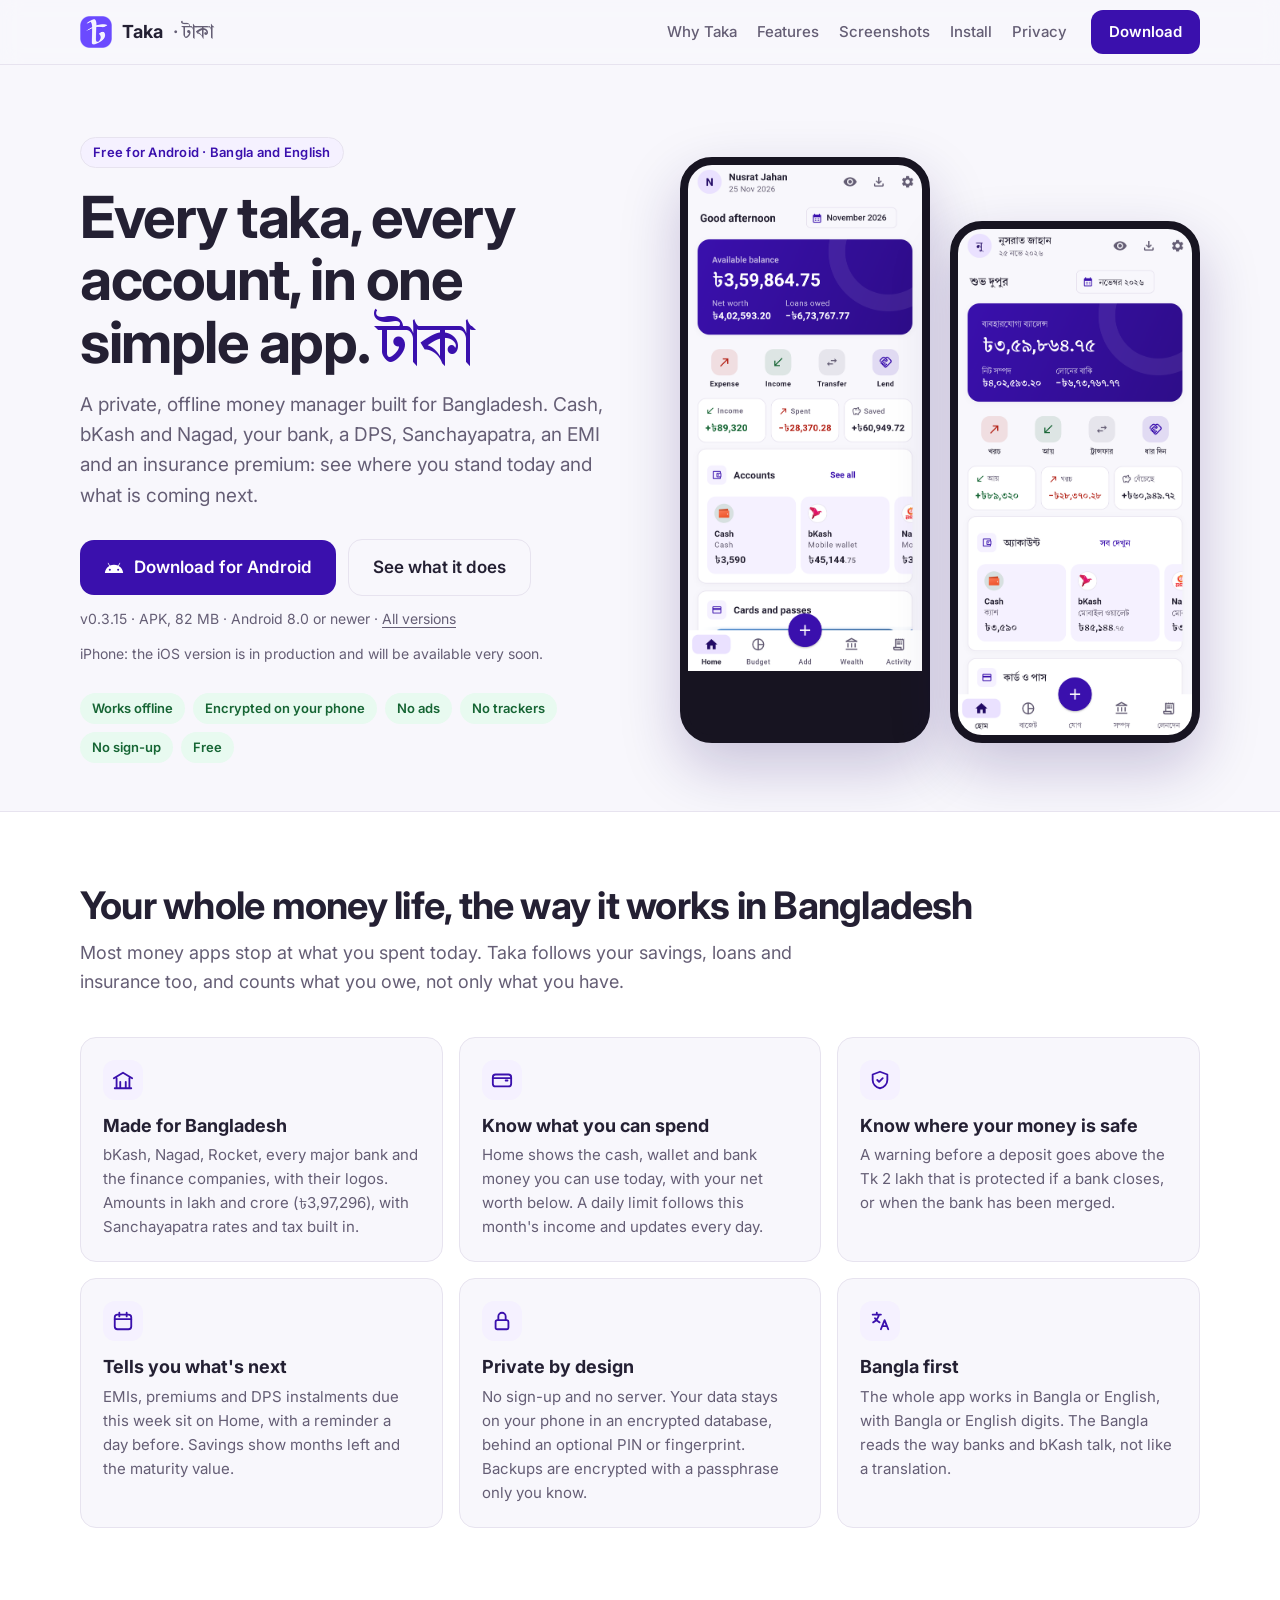
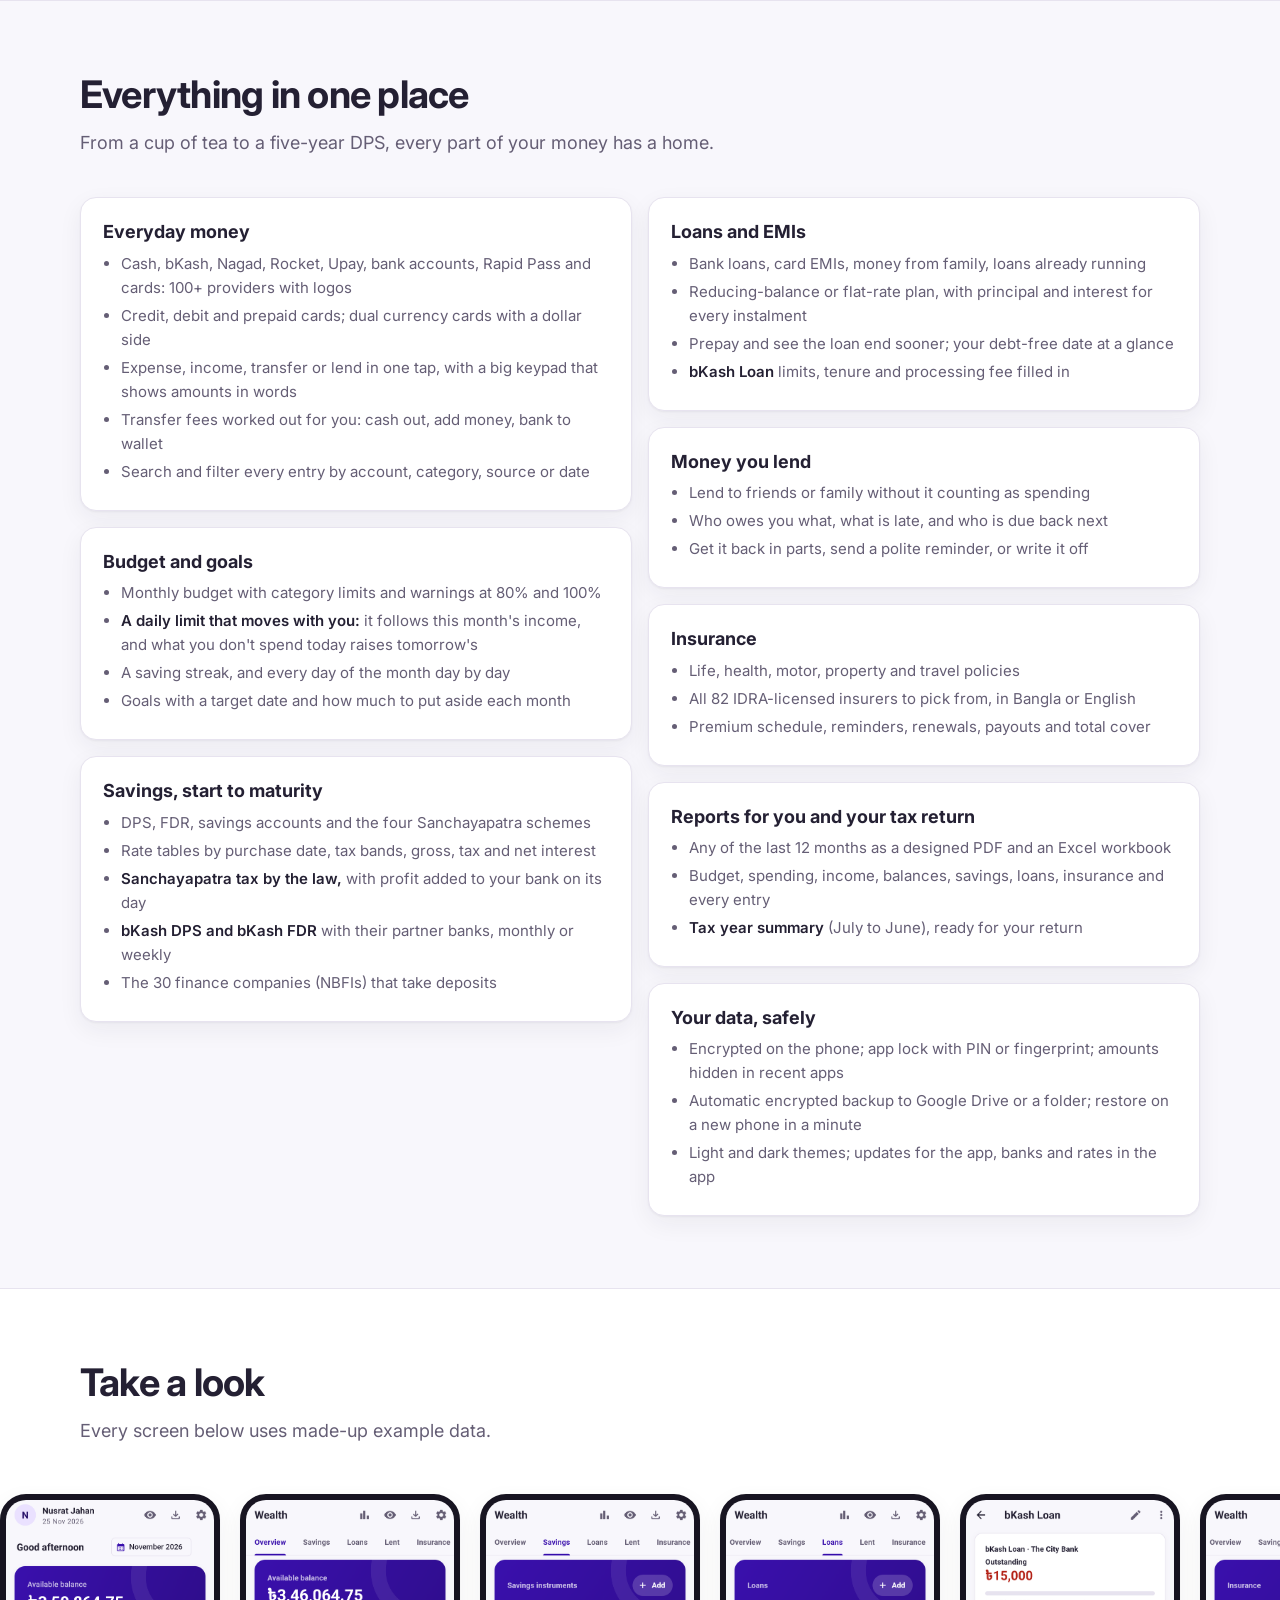
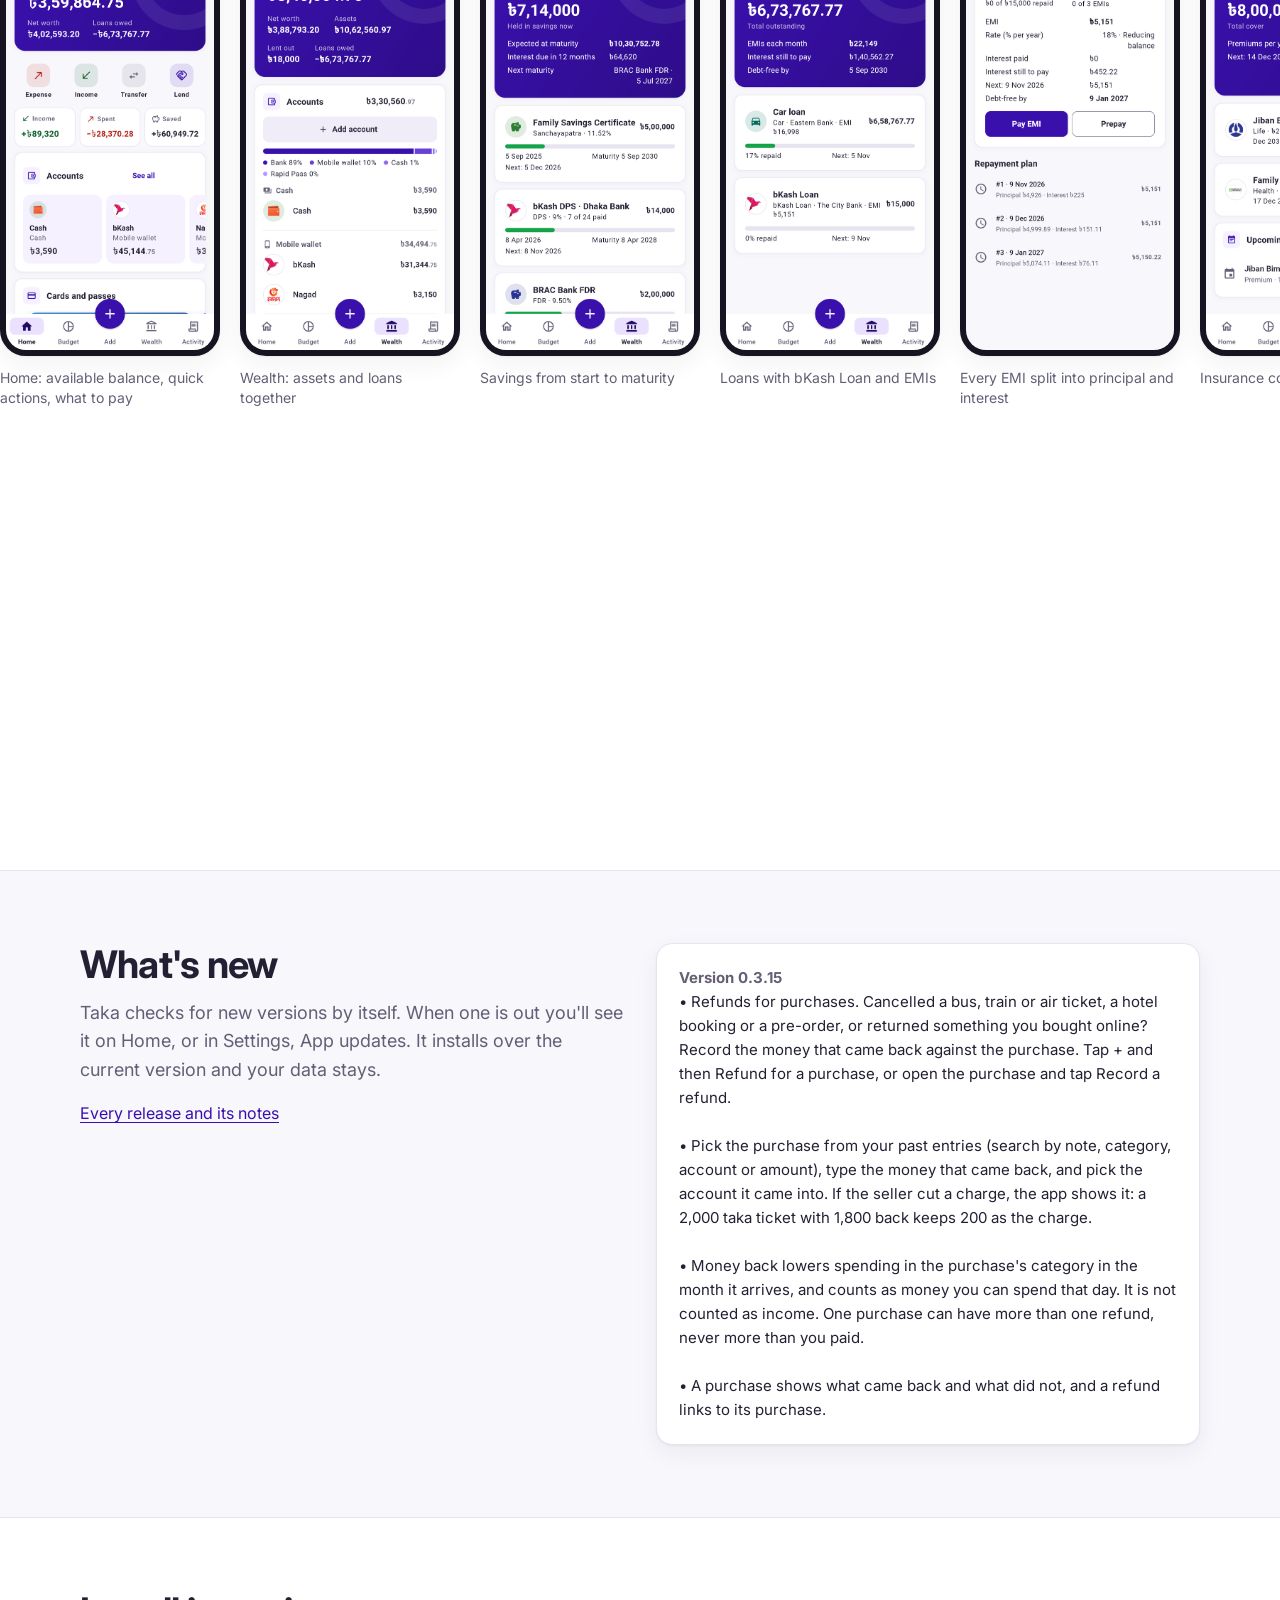
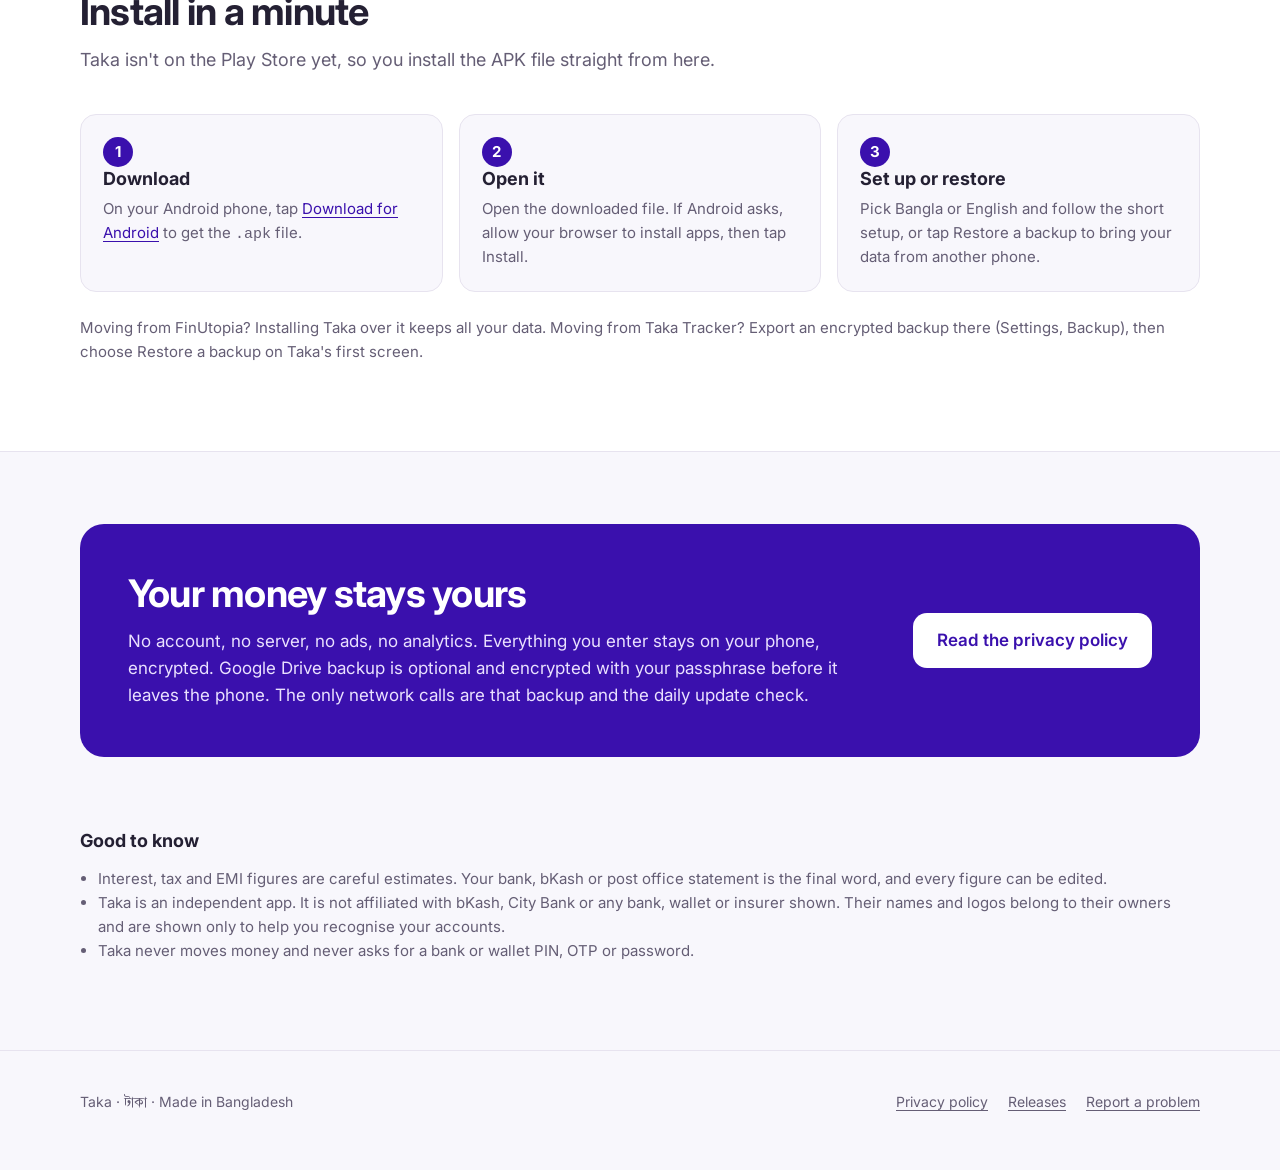
<file: index.html>
<!doctype html>
<html lang="en">
<head>
  <meta charset="utf-8">
  <meta name="viewport" content="width=device-width, initial-scale=1">
  <title>Taka · টাকা: a private money manager for Bangladesh</title>
  <meta name="description" content="Taka is a free, private, offline money manager made for Bangladesh. Track cash, bKash, Nagad, banks, DPS, Sanchayapatra, loans and insurance in Bangla or English. No sign-up, no ads.">
  <meta name="theme-color" content="#3A10AD">
  <link rel="icon" type="image/png" href="site/favicon.png">
  <link rel="apple-touch-icon" href="site/apple-touch-icon.png">
  <meta property="og:type" content="website">
  <meta property="og:title" content="Taka · টাকা">
  <meta property="og:description" content="A private, offline money manager made for Bangladesh, in Bangla and English. Free, no ads, no sign-up.">
  <meta property="og:image" content="https://abdullah-al-faahim.github.io/taka-releases/site/og.png">
  <meta property="og:url" content="https://abdullah-al-faahim.github.io/taka-releases/">
  <meta name="twitter:card" content="summary_large_image">
  <link rel="preconnect" href="https://fonts.googleapis.com">
  <link rel="preconnect" href="https://fonts.gstatic.com" crossorigin>
  <link href="https://fonts.googleapis.com/css2?family=Inter:wght@400;500;600;700&display=swap" rel="stylesheet">
  <link rel="preload" href="site/fonts/bcc-purno-regular.woff" as="font" type="font/woff" crossorigin>
  <link rel="stylesheet" href="site/style.css">
</head>
<body>
<a class="skip" href="#main">Skip to content</a>

<header class="top">
  <div class="wrap">
    <a class="logo" href="./"><img src="site/favicon.png" alt="" width="32" height="32">Taka <span>· টাকা</span></a>
    <nav class="nav" aria-label="Main">
      <a href="#why">Why Taka</a>
      <a href="#features">Features</a>
      <a href="#screens">Screenshots</a>
      <a href="#install">Install</a>
      <a href="privacy.html">Privacy</a>
    </nav>
    <a class="btn dl" href="https://github.com/abdullah-al-faahim/taka-releases/releases/latest">Download</a>
  </div>
</header>

<main id="main">
  <section class="hero">
    <div class="wrap">
      <div>
        <span class="eyebrow">Free for Android · Bangla and English</span>
        <h1>Every taka, every account, in one simple app. <span class="bn">টাকা</span></h1>
        <p class="lede">A private, offline money manager built for Bangladesh. Cash, bKash and Nagad, your bank, a DPS, Sanchayapatra, an EMI and an insurance premium: see where you stand today and what is coming next.</p>
        <div class="cta">
          <a class="btn big dl" href="https://github.com/abdullah-al-faahim/taka-releases/releases/download/v0.3.15/Taka-0.3.15.apk">
            <svg viewBox="0 0 24 24" fill="currentColor" aria-hidden="true"><path d="M17.6 9.48l1.84-3.18a.38.38 0 00-.66-.38l-1.86 3.22a11.4 11.4 0 00-9.84 0L5.22 5.92a.38.38 0 00-.66.38l1.84 3.18A10.8 10.8 0 001 18h22a10.8 10.8 0 00-5.4-8.52zM7 15.25a1.25 1.25 0 110-2.5 1.25 1.25 0 010 2.5zm10 0a1.25 1.25 0 110-2.5 1.25 1.25 0 010 2.5z"/></svg>
            Download for Android
          </a>
          <a class="btn big ghost" href="#features">See what it does</a>
        </div>
        <p class="meta"><span id="dl-meta">v0.3.15 · APK, 82 MB · Android 8.0 or newer</span> · <a href="https://github.com/abdullah-al-faahim/taka-releases/releases">All versions</a></p>
        <p class="meta">iPhone: the iOS version is in production and will be available very soon.</p>
        <ul class="chips" aria-label="At a glance">
          <li>Works offline</li>
          <li>Encrypted on your phone</li>
          <li>No ads</li>
          <li>No trackers</li>
          <li>No sign-up</li>
          <li>Free</li>
        </ul>
      </div>
      <div class="phones">
        <div class="phone"><img src="screenshots/01_home.png" width="585" height="1266" alt="Taka Home screen: available balance, net worth, quick actions and accounts"></div>
        <div class="phone"><img src="screenshots/09_home_bangla.png" width="585" height="1266" alt="The Home screen in Bangla"></div>
      </div>
    </div>
  </section>

  <section id="why" class="alt">
    <div class="wrap">
      <h2>Your whole money life, the way it works in Bangladesh</h2>
      <p class="sub">Most money apps stop at what you spent today. Taka follows your savings, loans and insurance too, and counts what you owe, not only what you have.</p>
      <div class="grid">
        <div class="card">
          <div class="ico"><svg viewBox="0 0 24 24" fill="none" stroke="currentColor" stroke-width="2" stroke-linecap="round" stroke-linejoin="round" aria-hidden="true"><path d="M3 21h18M5 21V10M19 21V10M9 21v-7M15 21v-7M2 10l10-6 10 6"/></svg></div>
          <h3>Made for Bangladesh</h3>
          <p>bKash, Nagad, Rocket, every major bank and the finance companies, with their logos. Amounts in lakh and crore (৳3,97,296), with Sanchayapatra rates and tax built in.</p>
        </div>
        <div class="card">
          <div class="ico"><svg viewBox="0 0 24 24" fill="none" stroke="currentColor" stroke-width="2" stroke-linecap="round" stroke-linejoin="round" aria-hidden="true"><rect x="2" y="6" width="20" height="13" rx="3"/><path d="M16 12.5h2M2 10h20"/></svg></div>
          <h3>Know what you can spend</h3>
          <p>Home shows the cash, wallet and bank money you can use today, with your net worth below. A daily limit follows this month's income and updates every day.</p>
        </div>
        <div class="card">
          <div class="ico"><svg viewBox="0 0 24 24" fill="none" stroke="currentColor" stroke-width="2" stroke-linecap="round" stroke-linejoin="round" aria-hidden="true"><path d="M12 3l8 3v6c0 4.5-3.4 8.3-8 9-4.6-.7-8-4.5-8-9V6l8-3z"/><path d="M9 12l2 2 4-4"/></svg></div>
          <h3>Know where your money is safe</h3>
          <p>A warning before a deposit goes above the Tk 2 lakh that is protected if a bank closes, or when the bank has been merged.</p>
        </div>
        <div class="card">
          <div class="ico"><svg viewBox="0 0 24 24" fill="none" stroke="currentColor" stroke-width="2" stroke-linecap="round" stroke-linejoin="round" aria-hidden="true"><rect x="3" y="5" width="18" height="16" rx="3"/><path d="M3 10h18M8 3v4M16 3v4"/></svg></div>
          <h3>Tells you what's next</h3>
          <p>EMIs, premiums and DPS instalments due this week sit on Home, with a reminder a day before. Savings show months left and the maturity value.</p>
        </div>
        <div class="card">
          <div class="ico"><svg viewBox="0 0 24 24" fill="none" stroke="currentColor" stroke-width="2" stroke-linecap="round" stroke-linejoin="round" aria-hidden="true"><rect x="5" y="11" width="14" height="10" rx="2"/><path d="M8 11V7a4 4 0 018 0v4"/></svg></div>
          <h3>Private by design</h3>
          <p>No sign-up and no server. Your data stays on your phone in an encrypted database, behind an optional PIN or fingerprint. Backups are encrypted with a passphrase only you know.</p>
        </div>
        <div class="card">
          <div class="ico"><svg viewBox="0 0 24 24" fill="none" stroke="currentColor" stroke-width="2" stroke-linecap="round" stroke-linejoin="round" aria-hidden="true"><path d="M4 5h9M8.5 3v2M11 5c-1 4-3.5 7-6.5 8.5M6.5 9c1.2 2 3 3.5 5 4.5M13 21l4-10 4 10M14.5 17.5h5"/></svg></div>
          <h3>Bangla first</h3>
          <p>The whole app works in Bangla or English, with Bangla or English digits. The Bangla reads the way banks and bKash talk, not like a translation.</p>
        </div>
      </div>
    </div>
  </section>

  <section id="features">
    <div class="wrap">
      <h2>Everything in one place</h2>
      <p class="sub">From a cup of tea to a five-year DPS, every part of your money has a home.</p>
      <div class="features">
        <div class="card">
          <h3>Everyday money</h3>
          <ul>
            <li>Cash, bKash, Nagad, Rocket, Upay, bank accounts, Rapid Pass and cards: 100+ providers with logos</li>
            <li>Credit, debit and prepaid cards; dual currency cards with a dollar side</li>
            <li>Expense, income, transfer or lend in one tap, with a big keypad that shows amounts in words</li>
            <li>Transfer fees worked out for you: cash out, add money, bank to wallet</li>
            <li>Search and filter every entry by account, category, source or date</li>
          </ul>
        </div>
        <div class="card">
          <h3>Budget and goals</h3>
          <ul>
            <li>Monthly budget with category limits and warnings at 80% and 100%</li>
            <li><b>A daily limit that moves with you:</b> it follows this month's income, and what you don't spend today raises tomorrow's</li>
            <li>A saving streak, and every day of the month day by day</li>
            <li>Goals with a target date and how much to put aside each month</li>
          </ul>
        </div>
        <div class="card">
          <h3>Savings, start to maturity</h3>
          <ul>
            <li>DPS, FDR, savings accounts and the four Sanchayapatra schemes</li>
            <li>Rate tables by purchase date, tax bands, gross, tax and net interest</li>
            <li><b>Sanchayapatra tax by the law,</b> with profit added to your bank on its day</li>
            <li><b>bKash DPS and bKash FDR</b> with their partner banks, monthly or weekly</li>
            <li>The 30 finance companies (NBFIs) that take deposits</li>
          </ul>
        </div>
        <div class="card">
          <h3>Loans and EMIs</h3>
          <ul>
            <li>Bank loans, card EMIs, money from family, loans already running</li>
            <li>Reducing-balance or flat-rate plan, with principal and interest for every instalment</li>
            <li>Prepay and see the loan end sooner; your debt-free date at a glance</li>
            <li><b>bKash Loan</b> limits, tenure and processing fee filled in</li>
          </ul>
        </div>
        <div class="card">
          <h3>Money you lend</h3>
          <ul>
            <li>Lend to friends or family without it counting as spending</li>
            <li>Who owes you what, what is late, and who is due back next</li>
            <li>Get it back in parts, send a polite reminder, or write it off</li>
          </ul>
        </div>
        <div class="card">
          <h3>Insurance</h3>
          <ul>
            <li>Life, health, motor, property and travel policies</li>
            <li>All 82 IDRA-licensed insurers to pick from, in Bangla or English</li>
            <li>Premium schedule, reminders, renewals, payouts and total cover</li>
          </ul>
        </div>
        <div class="card">
          <h3>Reports for you and your tax return</h3>
          <ul>
            <li>Any of the last 12 months as a designed PDF and an Excel workbook</li>
            <li>Budget, spending, income, balances, savings, loans, insurance and every entry</li>
            <li><b>Tax year summary</b> (July to June), ready for your return</li>
          </ul>
        </div>
        <div class="card">
          <h3>Your data, safely</h3>
          <ul>
            <li>Encrypted on the phone; app lock with PIN or fingerprint; amounts hidden in recent apps</li>
            <li>Automatic encrypted backup to Google Drive or a folder; restore on a new phone in a minute</li>
            <li>Light and dark themes; updates for the app, banks and rates in the app</li>
          </ul>
        </div>
      </div>
    </div>
  </section>

  <section id="screens" class="alt">
    <div class="wrap">
      <h2>Take a look</h2>
      <p class="sub">Every screen below uses made-up example data.</p>
      <div class="shots" tabindex="0" aria-label="Screenshots, scroll sideways">
        <figure><div class="phone"><img loading="lazy" src="screenshots/01_home.png" width="585" height="1266" alt=""></div><figcaption>Home: available balance, quick actions, what to pay</figcaption></figure>
        <figure><div class="phone"><img loading="lazy" src="screenshots/02_wealth.png" width="585" height="1266" alt=""></div><figcaption>Wealth: assets and loans together</figcaption></figure>
        <figure><div class="phone"><img loading="lazy" src="screenshots/03_savings.png" width="585" height="1266" alt=""></div><figcaption>Savings from start to maturity</figcaption></figure>
        <figure><div class="phone"><img loading="lazy" src="screenshots/04_loans.png" width="585" height="1266" alt=""></div><figcaption>Loans with bKash Loan and EMIs</figcaption></figure>
        <figure><div class="phone"><img loading="lazy" src="screenshots/05_loan_detail.png" width="585" height="1266" alt=""></div><figcaption>Every EMI split into principal and interest</figcaption></figure>
        <figure><div class="phone"><img loading="lazy" src="screenshots/06_insurance.png" width="585" height="1266" alt=""></div><figcaption>Insurance cover and premiums</figcaption></figure>
        <figure><div class="phone"><img loading="lazy" src="screenshots/07_budget.png" width="585" height="1266" alt=""></div><figcaption>Budget with category limits</figcaption></figure>
        <figure><div class="phone"><img loading="lazy" src="screenshots/08_activity.png" width="585" height="1266" alt=""></div><figcaption>Every entry, searchable</figcaption></figure>
        <figure><div class="phone"><img loading="lazy" src="screenshots/11_sanchayapatra.png" width="585" height="1266" alt=""></div><figcaption>Sanchayapatra profit to your bank, tax by the law</figcaption></figure>
        <figure><div class="phone"><img loading="lazy" src="screenshots/12_lent.png" width="585" height="1266" alt=""></div><figcaption>Money lent: who owes you, and what is late</figcaption></figure>
        <figure><div class="phone"><img loading="lazy" src="screenshots/15_fdr_warning.png" width="585" height="1266" alt=""></div><figcaption>A warning above the Tk 2 lakh protected</figcaption></figure>
        <figure><div class="phone"><img loading="lazy" src="screenshots/17_insurers.png" width="585" height="1266" alt=""></div><figcaption>All licensed insurers to pick from</figcaption></figure>
        <figure><div class="phone"><img loading="lazy" src="screenshots/dark_01_home.png" width="585" height="1266" alt=""></div><figcaption>Dark theme</figcaption></figure>
        <figure><div class="phone"><img loading="lazy" src="screenshots/dark_02_wealth.png" width="585" height="1266" alt=""></div><figcaption>Dark theme: wealth</figcaption></figure>
        <figure><div class="doc"><img loading="lazy" src="screenshots/10_report.png" width="585" height="827" alt=""></div><figcaption>Monthly report as PDF (and Excel)</figcaption></figure>
      </div>
    </div>
  </section>

  <section id="new">
    <div class="wrap news">
      <div>
        <h2>What's new</h2>
        <p class="sub" style="margin-bottom:16px">Taka checks for new versions by itself. When one is out you'll see it on Home, or in Settings, App updates. It installs over the current version and your data stays.</p>
        <a href="https://github.com/abdullah-al-faahim/taka-releases/releases">Every release and its notes</a>
      </div>
      <div class="card">
        <p class="ver" id="new-ver">Version 0.3.15</p>
        <pre id="new-notes">• Saved this month no longer goes below zero. When you have spent more than your daily limits allowed, it shows ৳0, and the overspending shows only in Over the limit and on each day in Day by day.</pre>
      </div>
    </div>
  </section>

  <section id="install" class="alt">
    <div class="wrap">
      <h2>Install in a minute</h2>
      <p class="sub">Taka isn't on the Play Store yet, so you install the APK file straight from here.</p>
      <ol class="steps">
        <li class="card"><h3>Download</h3><p>On your Android phone, tap <a class="dl" href="https://github.com/abdullah-al-faahim/taka-releases/releases/latest">Download for Android</a> to get the <code>.apk</code> file.</p></li>
        <li class="card"><h3>Open it</h3><p>Open the downloaded file. If Android asks, allow your browser to install apps, then tap Install.</p></li>
        <li class="card"><h3>Set up or restore</h3><p>Pick Bangla or English and follow the short setup, or tap Restore a backup to bring your data from another phone.</p></li>
      </ol>
      <p class="fine" style="margin-top:24px">Moving from FinUtopia? Installing Taka over it keeps all your data. Moving from Taka Tracker? Export an encrypted backup there (Settings, Backup), then choose Restore a backup on Taka's first screen.</p>
    </div>
  </section>

  <section id="privacy">
    <div class="wrap">
      <div class="band">
        <div>
          <h2>Your money stays yours</h2>
          <p>No account, no server, no ads, no analytics. Everything you enter stays on your phone, encrypted. Google Drive backup is optional and encrypted with your passphrase before it leaves the phone. The only network calls are that backup and the daily update check.</p>
        </div>
        <a class="btn big" href="privacy.html">Read the privacy policy</a>
      </div>
    </div>
  </section>

  <section class="fine" style="padding-top:0">
    <div class="wrap">
      <h3 style="color:var(--fg)">Good to know</h3>
      <ul>
        <li>Interest, tax and EMI figures are careful estimates. Your bank, bKash or post office statement is the final word, and every figure can be edited.</li>
        <li>Taka is an independent app. It is not affiliated with bKash, City Bank or any bank, wallet or insurer shown. Their names and logos belong to their owners and are shown only to help you recognise your accounts.</li>
        <li>Taka never moves money and never asks for a bank or wallet PIN, OTP or password.</li>
      </ul>
    </div>
  </section>
</main>

<footer>
  <div class="wrap">
    <span>Taka · টাকা · Made in Bangladesh</span>
    <nav aria-label="Footer">
      <a href="privacy.html">Privacy policy</a>
      <a href="https://github.com/abdullah-al-faahim/taka-releases/releases">Releases</a>
      <a href="https://github.com/abdullah-al-faahim/taka-releases/issues">Report a problem</a>
    </nav>
  </div>
</footer>

<script>
  // Keep the download links on the latest version without editing this page each release.
  fetch('update.json', { cache: 'no-cache' })
    .then(function (r) { return r.ok ? r.json() : Promise.reject(); })
    .then(function (u) {
      if (!u || !u.version || !/^https:\/\/github\.com\/abdullah-al-faahim\/taka-releases\//.test(u.apk_url)) return;
      document.querySelectorAll('a.dl').forEach(function (a) { a.href = u.apk_url; });
      var mb = u.size ? ', ' + Math.round(u.size / 1048576) + ' MB' : '';
      document.getElementById('dl-meta').textContent = 'v' + u.version + ' · APK' + mb + ' · Android 8.0 or newer';
      document.getElementById('new-ver').textContent = 'Version ' + u.version;
      if (u.notes) document.getElementById('new-notes').textContent = u.notes.split('\n\nAlready on an older version?')[0];
    })
    .catch(function () {});
</script>
</body>
</html>
</file>
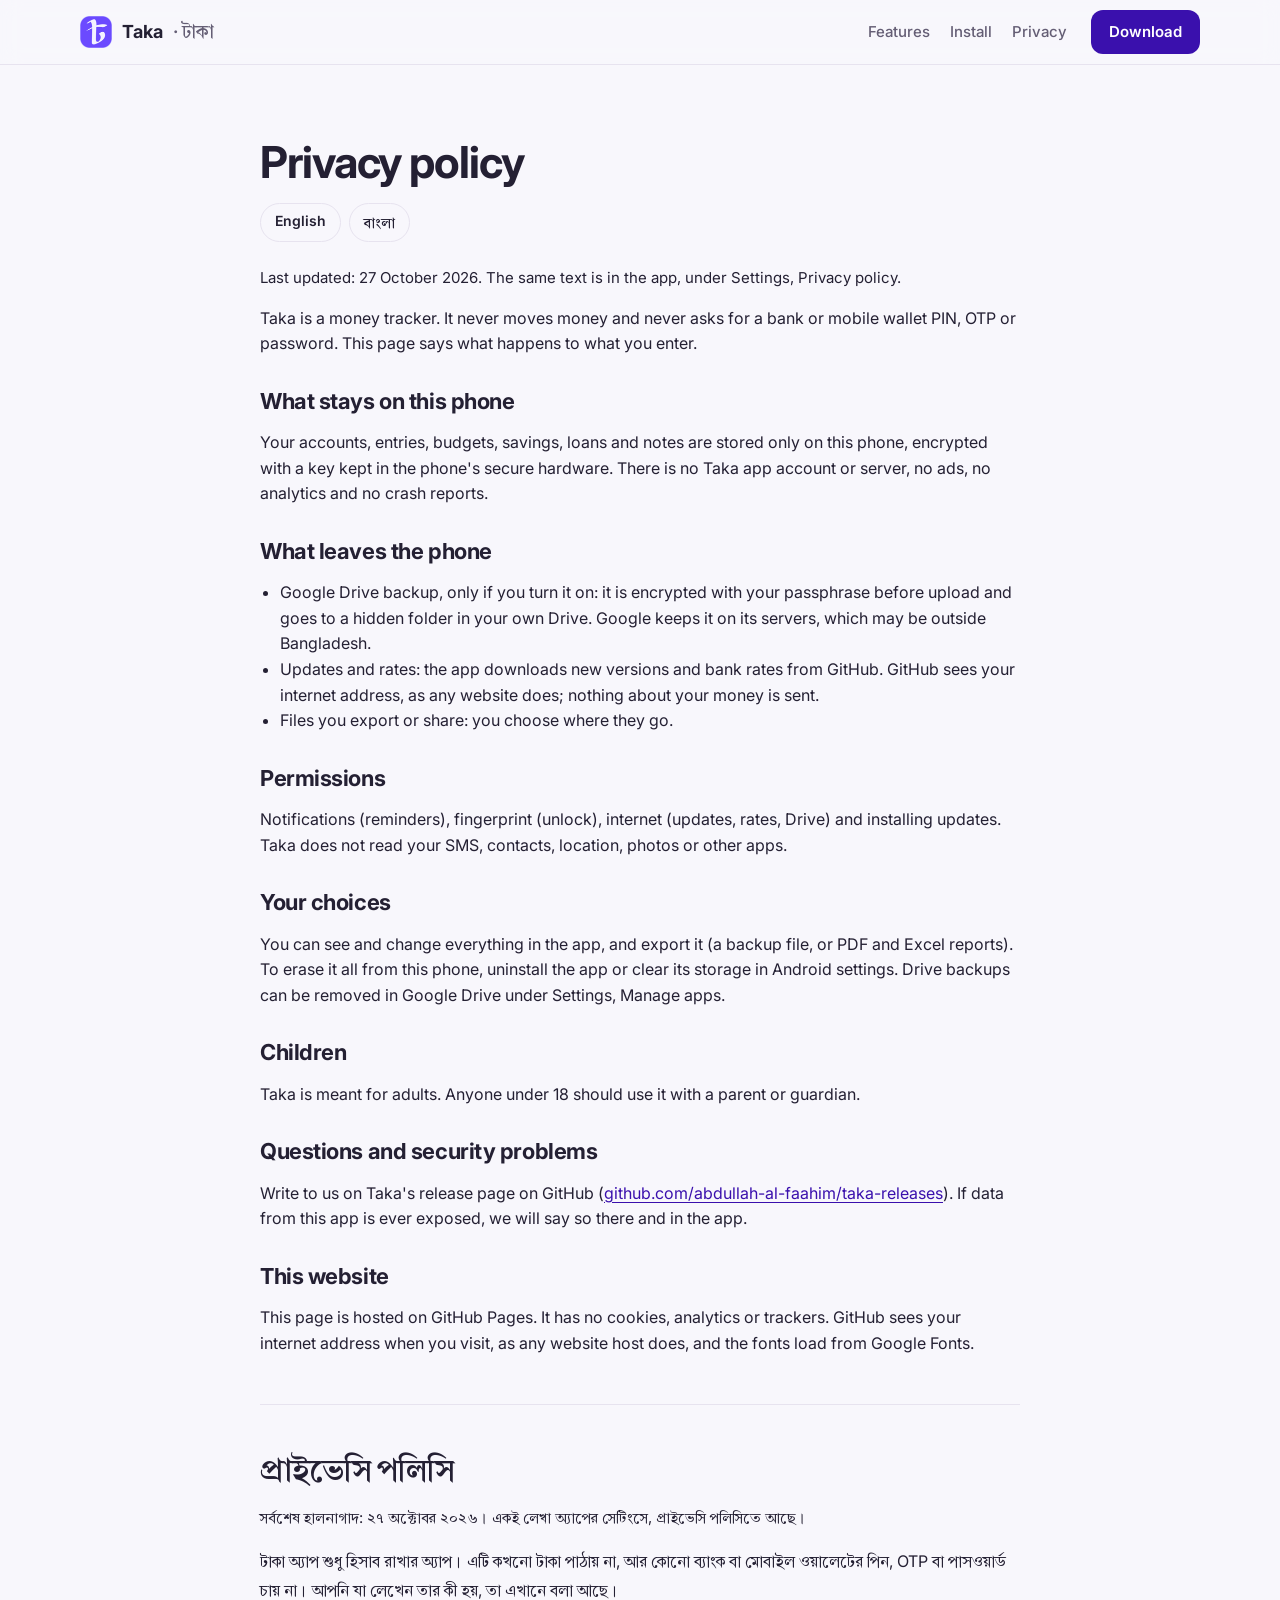
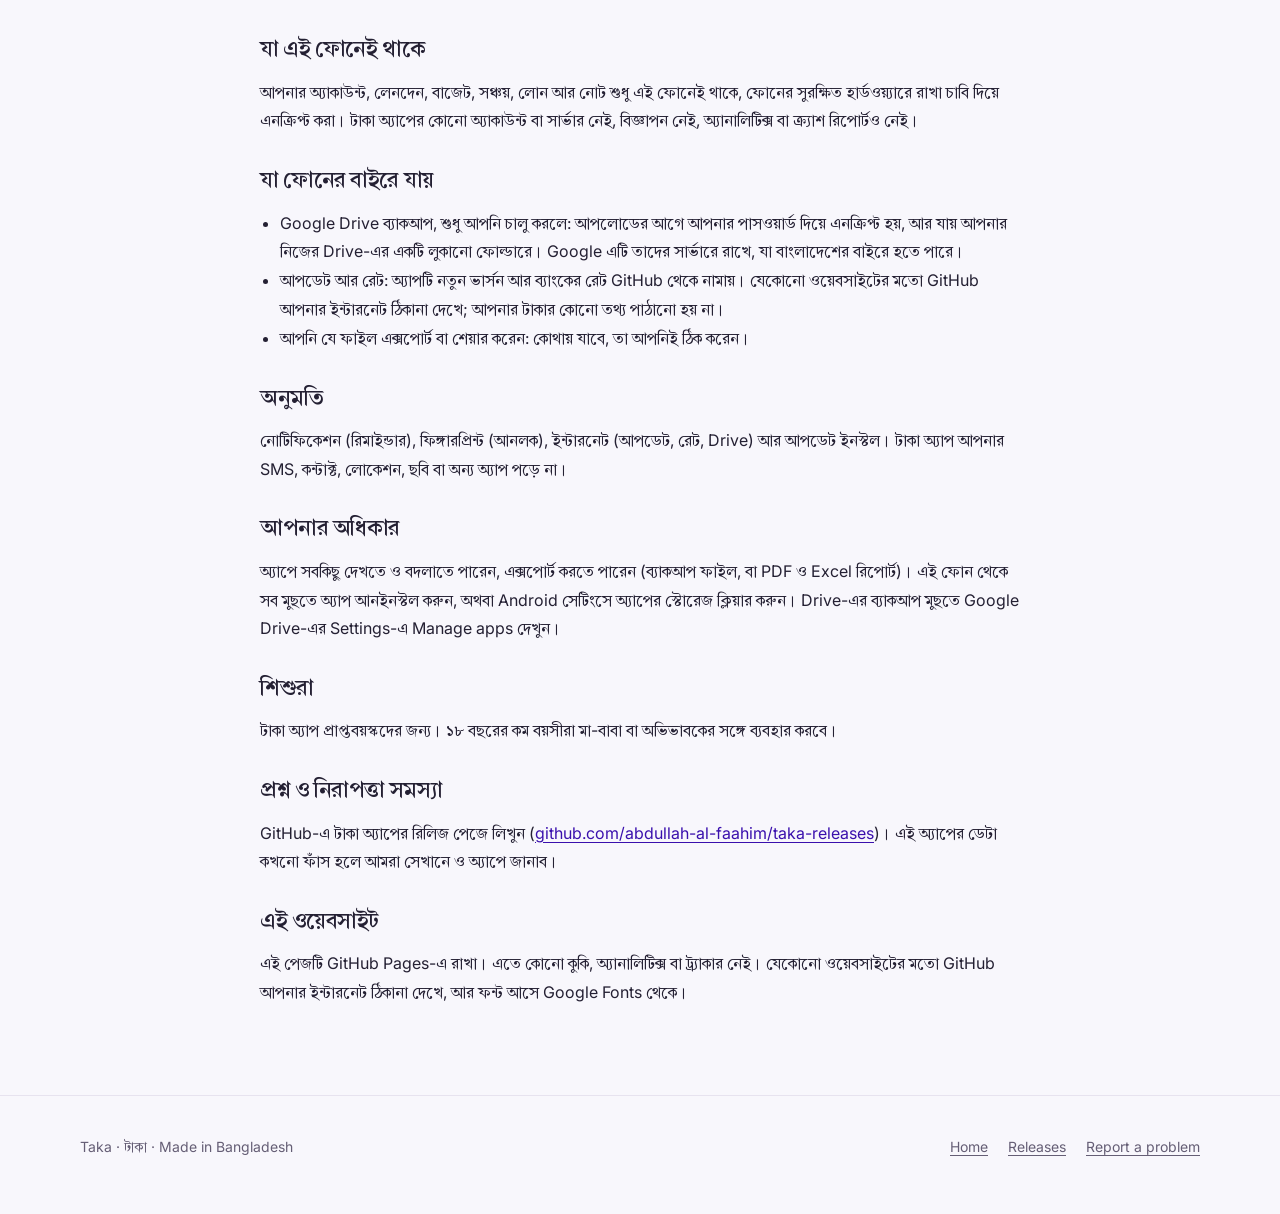
<file: privacy.html>
<!doctype html>
<html lang="en">
<head>
  <meta charset="utf-8">
  <meta name="viewport" content="width=device-width, initial-scale=1">
  <title>Privacy policy · Taka</title>
  <meta name="description" content="What happens to what you enter in Taka: it stays on your phone, encrypted. No account, no server, no ads, no analytics.">
  <meta name="theme-color" content="#3A10AD">
  <link rel="icon" type="image/png" href="site/favicon.png">
  <link rel="apple-touch-icon" href="site/apple-touch-icon.png">
  <link rel="preconnect" href="https://fonts.googleapis.com">
  <link rel="preconnect" href="https://fonts.gstatic.com" crossorigin>
  <link href="https://fonts.googleapis.com/css2?family=Inter:wght@400;500;600;700&display=swap" rel="stylesheet">
  <link rel="preload" href="site/fonts/bcc-purno-regular.woff" as="font" type="font/woff" crossorigin>
  <link rel="stylesheet" href="site/style.css">
</head>
<body>
<a class="skip" href="#main">Skip to content</a>

<header class="top">
  <div class="wrap">
    <a class="logo" href="./"><img src="site/favicon.png" alt="" width="32" height="32">Taka <span>· টাকা</span></a>
    <nav class="nav" aria-label="Main">
      <a href="./#features">Features</a>
      <a href="./#install">Install</a>
      <a href="privacy.html" aria-current="page">Privacy</a>
    </nav>
    <a class="btn" href="https://github.com/abdullah-al-faahim/taka-releases/releases/latest">Download</a>
  </div>
</header>

<main id="main" class="doc-page">
  <div class="wrap">
    <h1>Privacy policy</h1>
    <div class="lang"><a href="#en">English</a><a href="#bn" lang="bn" class="bn-text">বাংলা</a></div>

    <article id="en">
      <p class="fine">Last updated: 27 October 2026. The same text is in the app, under Settings, Privacy policy.</p>
      <p>Taka is a money tracker. It never moves money and never asks for a bank or mobile wallet PIN, OTP or password. This page says what happens to what you enter.</p>

      <h2>What stays on this phone</h2>
      <p>Your accounts, entries, budgets, savings, loans and notes are stored only on this phone, encrypted with a key kept in the phone's secure hardware. There is no Taka app account or server, no ads, no analytics and no crash reports.</p>

      <h2>What leaves the phone</h2>
      <ul>
        <li>Google Drive backup, only if you turn it on: it is encrypted with your passphrase before upload and goes to a hidden folder in your own Drive. Google keeps it on its servers, which may be outside Bangladesh.</li>
        <li>Updates and rates: the app downloads new versions and bank rates from GitHub. GitHub sees your internet address, as any website does; nothing about your money is sent.</li>
        <li>Files you export or share: you choose where they go.</li>
      </ul>

      <h2>Permissions</h2>
      <p>Notifications (reminders), fingerprint (unlock), internet (updates, rates, Drive) and installing updates. Taka does not read your SMS, contacts, location, photos or other apps.</p>

      <h2>Your choices</h2>
      <p>You can see and change everything in the app, and export it (a backup file, or PDF and Excel reports). To erase it all from this phone, uninstall the app or clear its storage in Android settings. Drive backups can be removed in Google Drive under Settings, Manage apps.</p>

      <h2>Children</h2>
      <p>Taka is meant for adults. Anyone under 18 should use it with a parent or guardian.</p>

      <h2>Questions and security problems</h2>
      <p>Write to us on Taka's release page on GitHub (<a href="https://github.com/abdullah-al-faahim/taka-releases">github.com/abdullah-al-faahim/taka-releases</a>). If data from this app is ever exposed, we will say so there and in the app.</p>

      <h2>This website</h2>
      <p>This page is hosted on GitHub Pages. It has no cookies, analytics or trackers. GitHub sees your internet address when you visit, as any website host does, and the fonts load from Google Fonts.</p>
    </article>

    <hr>

    <article id="bn" lang="bn" class="bn-text">
      <h1 style="font-size:32px">প্রাইভেসি পলিসি</h1>
      <p class="fine">সর্বশেষ হালনাগাদ: ২৭ অক্টোবর ২০২৬। একই লেখা অ্যাপের সেটিংসে, প্রাইভেসি পলিসিতে আছে।</p>
      <p>টাকা অ্যাপ শুধু হিসাব রাখার অ্যাপ। এটি কখনো টাকা পাঠায় না, আর কোনো ব্যাংক বা মোবাইল ওয়ালেটের পিন, OTP বা পাসওয়ার্ড চায় না। আপনি যা লেখেন তার কী হয়, তা এখানে বলা আছে।</p>

      <h2>যা এই ফোনেই থাকে</h2>
      <p>আপনার অ্যাকাউন্ট, লেনদেন, বাজেট, সঞ্চয়, লোন আর নোট শুধু এই ফোনেই থাকে, ফোনের সুরক্ষিত হার্ডওয়্যারে রাখা চাবি দিয়ে এনক্রিপ্ট করা। টাকা অ্যাপের কোনো অ্যাকাউন্ট বা সার্ভার নেই, বিজ্ঞাপন নেই, অ্যানালিটিক্স বা ক্র্যাশ রিপোর্টও নেই।</p>

      <h2>যা ফোনের বাইরে যায়</h2>
      <ul>
        <li>Google Drive ব্যাকআপ, শুধু আপনি চালু করলে: আপলোডের আগে আপনার পাসওয়ার্ড দিয়ে এনক্রিপ্ট হয়, আর যায় আপনার নিজের Drive-এর একটি লুকানো ফোল্ডারে। Google এটি তাদের সার্ভারে রাখে, যা বাংলাদেশের বাইরে হতে পারে।</li>
        <li>আপডেট আর রেট: অ্যাপটি নতুন ভার্সন আর ব্যাংকের রেট GitHub থেকে নামায়। যেকোনো ওয়েবসাইটের মতো GitHub আপনার ইন্টারনেট ঠিকানা দেখে; আপনার টাকার কোনো তথ্য পাঠানো হয় না।</li>
        <li>আপনি যে ফাইল এক্সপোর্ট বা শেয়ার করেন: কোথায় যাবে, তা আপনিই ঠিক করেন।</li>
      </ul>

      <h2>অনুমতি</h2>
      <p>নোটিফিকেশন (রিমাইন্ডার), ফিঙ্গারপ্রিন্ট (আনলক), ইন্টারনেট (আপডেট, রেট, Drive) আর আপডেট ইনস্টল। টাকা অ্যাপ আপনার SMS, কন্টাক্ট, লোকেশন, ছবি বা অন্য অ্যাপ পড়ে না।</p>

      <h2>আপনার অধিকার</h2>
      <p>অ্যাপে সবকিছু দেখতে ও বদলাতে পারেন, এক্সপোর্ট করতে পারেন (ব্যাকআপ ফাইল, বা PDF ও Excel রিপোর্ট)। এই ফোন থেকে সব মুছতে অ্যাপ আনইনস্টল করুন, অথবা Android সেটিংসে অ্যাপের স্টোরেজ ক্লিয়ার করুন। Drive-এর ব্যাকআপ মুছতে Google Drive-এর Settings-এ Manage apps দেখুন।</p>

      <h2>শিশুরা</h2>
      <p>টাকা অ্যাপ প্রাপ্তবয়স্কদের জন্য। ১৮ বছরের কম বয়সীরা মা-বাবা বা অভিভাবকের সঙ্গে ব্যবহার করবে।</p>

      <h2>প্রশ্ন ও নিরাপত্তা সমস্যা</h2>
      <p>GitHub-এ টাকা অ্যাপের রিলিজ পেজে লিখুন (<a href="https://github.com/abdullah-al-faahim/taka-releases">github.com/abdullah-al-faahim/taka-releases</a>)। এই অ্যাপের ডেটা কখনো ফাঁস হলে আমরা সেখানে ও অ্যাপে জানাব।</p>

      <h2>এই ওয়েবসাইট</h2>
      <p>এই পেজটি GitHub Pages-এ রাখা। এতে কোনো কুকি, অ্যানালিটিক্স বা ট্র্যাকার নেই। যেকোনো ওয়েবসাইটের মতো GitHub আপনার ইন্টারনেট ঠিকানা দেখে, আর ফন্ট আসে Google Fonts থেকে।</p>
    </article>
  </div>
</main>

<footer>
  <div class="wrap">
    <span>Taka · টাকা · Made in Bangladesh</span>
    <nav aria-label="Footer">
      <a href="./">Home</a>
      <a href="https://github.com/abdullah-al-faahim/taka-releases/releases">Releases</a>
      <a href="https://github.com/abdullah-al-faahim/taka-releases/issues">Report a problem</a>
    </nav>
  </div>
</footer>
</body>
</html>
</file>
<file: site/style.css>
/* Bangla in BCC Purno (Bangladesh Computer Council); Latin stays in Inter. */
@font-face {
  font-family: "BCC Purno";
  src: url("fonts/bcc-purno-regular.woff") format("woff");
  font-weight: 400 500;
  font-display: swap;
  unicode-range: U+0980-09FF, U+200C-200D, U+25CC;
  size-adjust: 116%;
}
@font-face {
  font-family: "BCC Purno";
  src: url("fonts/bcc-purno-bold.woff") format("woff");
  font-weight: 600 800;
  font-display: swap;
  unicode-range: U+0980-09FF, U+200C-200D, U+25CC;
  size-adjust: 116%;
}

:root {
  --brand-50: #F5F1FF;
  --brand-100: #EAE1FF;
  --brand-200: #D4C3FF;
  --brand-300: #B69AFF;
  --brand-500: #6840D7;
  --brand-700: #3A10AD;
  --brand-800: #2E0D89;
  --brand-900: #220A66;

  --bg: #F8F7FC;
  --fg: #242033;
  --muted: #655E75;
  --surface: #FFFFFF;
  --surface-tint: #F5F1FF;
  --border: #E7E3EF;
  --primary: #3A10AD;
  --primary-hover: #2E0D89;
  --on-primary: #FFFFFF;
  --link: #3A10AD;
  --success-bg: #E8FAF0;
  --success-fg: #166534;
  --shadow: 0 1px 2px rgba(36, 32, 51, .05), 0 8px 24px rgba(36, 32, 51, .06);
  --phone-shadow: 0 24px 60px rgba(34, 10, 102, .22);
  --radius: 16px;
  --font: "Inter", "BCC Purno", system-ui, -apple-system, "Segoe UI", Roboto, sans-serif;
  color-scheme: light;
}

@media (prefers-color-scheme: dark) {
  :root {
    --bg: #12101A;
    --fg: #F3F1F7;
    --muted: #A49DB4;
    --surface: #1C1928;
    --surface-tint: #231D38;
    --border: #2E2A3D;
    --primary: #8E68F0;
    --primary-hover: #B69AFF;
    --on-primary: #160641;
    --link: #B69AFF;
    --success-bg: #12301F;
    --success-fg: #86EFAC;
    --shadow: 0 1px 2px rgba(0, 0, 0, .3), 0 8px 24px rgba(0, 0, 0, .25);
    --phone-shadow: 0 24px 60px rgba(0, 0, 0, .5);
    color-scheme: dark;
  }
}

* { box-sizing: border-box; }
html { scroll-behavior: smooth; -webkit-text-size-adjust: 100%; }
[id] { scroll-margin-top: 80px; }
@media (prefers-reduced-motion: reduce) { html { scroll-behavior: auto; } }
body {
  margin: 0;
  background: var(--bg);
  color: var(--fg);
  font: 16px/1.6 var(--font);
  -webkit-font-smoothing: antialiased;
}
img { max-width: 100%; display: block; }
a { color: var(--link); text-underline-offset: 3px; }
a:hover { text-decoration-thickness: 2px; }
:focus-visible { outline: 3px solid var(--brand-300); outline-offset: 3px; border-radius: 6px; }

.wrap { width: min(1120px, 100% - 32px); margin-inline: auto; }
.skip { position: absolute; left: -999px; top: 8px; background: var(--surface); padding: 8px 12px; z-index: 10; }
.skip:focus { left: 16px; }

/* Header */
.top {
  position: sticky; top: 0; z-index: 5;
  background: color-mix(in srgb, var(--bg) 88%, transparent);
  backdrop-filter: saturate(1.4) blur(10px);
  -webkit-backdrop-filter: saturate(1.4) blur(10px);
  border-bottom: 1px solid var(--border);
}
.top .wrap { display: flex; align-items: center; gap: 24px; height: 64px; }
.logo { display: flex; align-items: center; gap: 10px; color: var(--fg); text-decoration: none; font-weight: 700; font-size: 18px; }
.logo img { width: 32px; height: 32px; }
.logo span { color: var(--muted); font-weight: 600; }
.nav { display: flex; gap: 20px; margin-left: auto; }
.nav a { color: var(--muted); text-decoration: none; font-size: 15px; font-weight: 500; }
.nav a:hover { color: var(--fg); }
@media (max-width: 760px) { .nav { display: none; } .top .btn { margin-left: auto; } }

/* Buttons */
.btn {
  display: inline-flex; align-items: center; gap: 10px;
  background: var(--primary); color: var(--on-primary);
  text-decoration: none; font-weight: 600; font-size: 15px;
  padding: 10px 18px; border-radius: 12px;
  transition: background .15s ease, transform .15s ease;
}
.btn:hover { background: var(--primary-hover); }
.btn:active { transform: translateY(1px); }
.btn svg { width: 20px; height: 20px; flex: none; }
.btn.big { font-size: 17px; padding: 14px 24px; border-radius: 14px; }
.btn.ghost { background: transparent; color: var(--fg); border: 1px solid var(--border); }
.btn.ghost:hover { background: var(--surface-tint); }

/* Hero */
.hero { padding: 72px 0 48px; overflow: hidden; }
.hero .wrap { display: grid; grid-template-columns: 1.05fr .95fr; gap: 48px; align-items: center; }
.eyebrow {
  display: inline-block; font-size: 13px; font-weight: 600; letter-spacing: .02em;
  color: var(--primary); background: var(--surface-tint);
  border: 1px solid var(--border); padding: 4px 12px; border-radius: 999px;
}
h1 { font-size: clamp(36px, 5.4vw, 58px); line-height: 1.08; letter-spacing: -.025em; margin: 18px 0 16px; }
h1 .bn { font-family: "BCC Purno", var(--font); color: var(--primary); font-weight: 700; }
.lede { font-size: clamp(17px, 2vw, 19px); color: var(--muted); max-width: 34em; margin: 0 0 28px; }
.cta { display: flex; flex-wrap: wrap; gap: 12px; align-items: center; }
.meta { font-size: 14px; color: var(--muted); margin: 12px 0 0; }
.meta a { color: inherit; }
.chips { display: flex; flex-wrap: wrap; gap: 8px; margin: 28px 0 0; padding: 0; list-style: none; }
.chips li {
  font-size: 13px; font-weight: 600; color: var(--success-fg); background: var(--success-bg);
  padding: 5px 12px; border-radius: 999px;
}
.phones { position: relative; display: flex; justify-content: center; gap: 20px; }
.phone {
  width: min(250px, 44vw); border-radius: 32px; overflow: hidden;
  border: 8px solid #171421; background: #171421; box-shadow: var(--phone-shadow);
}
.phone img { width: 100%; height: auto; }
.phones .phone:nth-child(2) { margin-top: 64px; }
@media (max-width: 880px) {
  .hero { padding-top: 48px; }
  .hero .wrap { grid-template-columns: 1fr; }
  .phones { order: 2; }
}

/* Sections */
section { padding: 72px 0; }
section.alt { background: var(--surface); border-block: 1px solid var(--border); }
h2 { font-size: clamp(28px, 3.6vw, 38px); line-height: 1.15; letter-spacing: -.02em; margin: 0 0 12px; }
.sub { color: var(--muted); font-size: 18px; max-width: 40em; margin: 0 0 40px; }
h3 { font-size: 18px; margin: 0 0 6px; line-height: 1.3; }

.grid { display: grid; gap: 16px; grid-template-columns: repeat(auto-fill, minmax(min(300px, 100%), 1fr)); }
.card {
  background: var(--surface); border: 1px solid var(--border); border-radius: var(--radius);
  padding: 22px; box-shadow: var(--shadow);
}
section.alt .card { background: var(--bg); box-shadow: none; }
.card p { margin: 0; color: var(--muted); font-size: 15px; }
.ico {
  width: 40px; height: 40px; border-radius: 12px; display: grid; place-items: center;
  background: var(--surface-tint); color: var(--primary); margin-bottom: 14px;
}
.ico svg { width: 22px; height: 22px; }

.features { columns: 2 340px; column-gap: 16px; }
.features .card { break-inside: avoid; margin: 0 0 16px; }
.features ul { margin: 8px 0 0; padding-left: 18px; color: var(--muted); font-size: 15px; }
.features li { margin: 4px 0; }
.features li b { color: var(--fg); font-weight: 600; }

/* Screenshots */
.shots {
  display: grid; grid-auto-flow: column; grid-auto-columns: 220px; gap: 20px;
  overflow-x: auto; scroll-snap-type: x mandatory; padding: 8px 16px 24px;
  margin-inline: calc((100vw - min(1120px, 100vw - 32px)) / -2);
  padding-inline: max(16px, calc((100vw - 1120px) / 2));
  scrollbar-width: thin;
}
.shots figure { margin: 0; scroll-snap-align: start; }
.shots .phone { width: 100%; border-width: 6px; border-radius: 26px; box-shadow: var(--shadow); }
.shots .doc { border-radius: 10px; border: 1px solid var(--border); overflow: hidden; box-shadow: var(--shadow); background: #fff; }
.shots figcaption { font-size: 14px; color: var(--muted); margin-top: 12px; line-height: 1.4; }

/* What's new */
.news { display: grid; grid-template-columns: 1fr 1fr; gap: 32px; align-items: start; }
.news pre {
  white-space: pre-wrap; font: inherit; margin: 0; color: var(--fg); font-size: 15px;
}
.ver { font-weight: 700; color: var(--primary); }
@media (max-width: 880px) { .news { grid-template-columns: 1fr; } }

/* Install steps */
.steps { counter-reset: s; list-style: none; padding: 0; margin: 0; display: grid; gap: 16px; grid-template-columns: repeat(auto-fit, minmax(min(260px, 100%), 1fr)); }
.steps li { counter-increment: s; position: relative; padding-top: 52px; }
.steps li::before {
  content: counter(s); position: absolute; top: 22px; left: 22px;
  width: 30px; height: 30px; border-radius: 50%; display: grid; place-items: center;
  background: var(--primary); color: var(--on-primary); font-weight: 700; font-size: 15px;
}

.band {
  background: var(--brand-700); color: #fff; border-radius: 24px; padding: 48px;
  display: grid; grid-template-columns: 1fr auto; gap: 24px; align-items: center;
}
.band h2 { color: #fff; }
.band p { color: var(--brand-100); margin: 0; font-size: 17px; }
.band .btn { background: #fff; color: var(--brand-700); }
.band .btn:hover { background: var(--brand-100); }
@media (max-width: 760px) { .band { grid-template-columns: 1fr; padding: 32px 24px; } }

.fine { color: var(--muted); font-size: 15px; }
.fine ul { padding-left: 18px; }

footer { padding: 40px 0 56px; color: var(--muted); font-size: 14px; border-top: 1px solid var(--border); }
footer .wrap { display: flex; flex-wrap: wrap; gap: 12px 24px; justify-content: space-between; }
footer nav { display: flex; gap: 20px; flex-wrap: wrap; }
footer a { color: var(--muted); }

/* Privacy page */
.doc-page { padding: 56px 0 72px; }
.doc-page .wrap { max-width: 760px; }
.doc-page h1 { font-size: clamp(32px, 4.4vw, 44px); }
.doc-page h2 { font-size: 22px; margin: 32px 0 8px; }
.doc-page p, .doc-page li { color: var(--fg); }
.doc-page ul { padding-left: 20px; }
.lang { display: flex; gap: 8px; margin: 8px 0 24px; }
.lang a { text-decoration: none; padding: 6px 14px; border-radius: 999px; border: 1px solid var(--border); color: var(--fg); font-size: 14px; font-weight: 600; }
.lang a:hover { background: var(--surface-tint); }
.bn-text { font-family: "BCC Purno", var(--font); line-height: 1.8; }
hr { border: 0; border-top: 1px solid var(--border); margin: 48px 0; }
</file>
